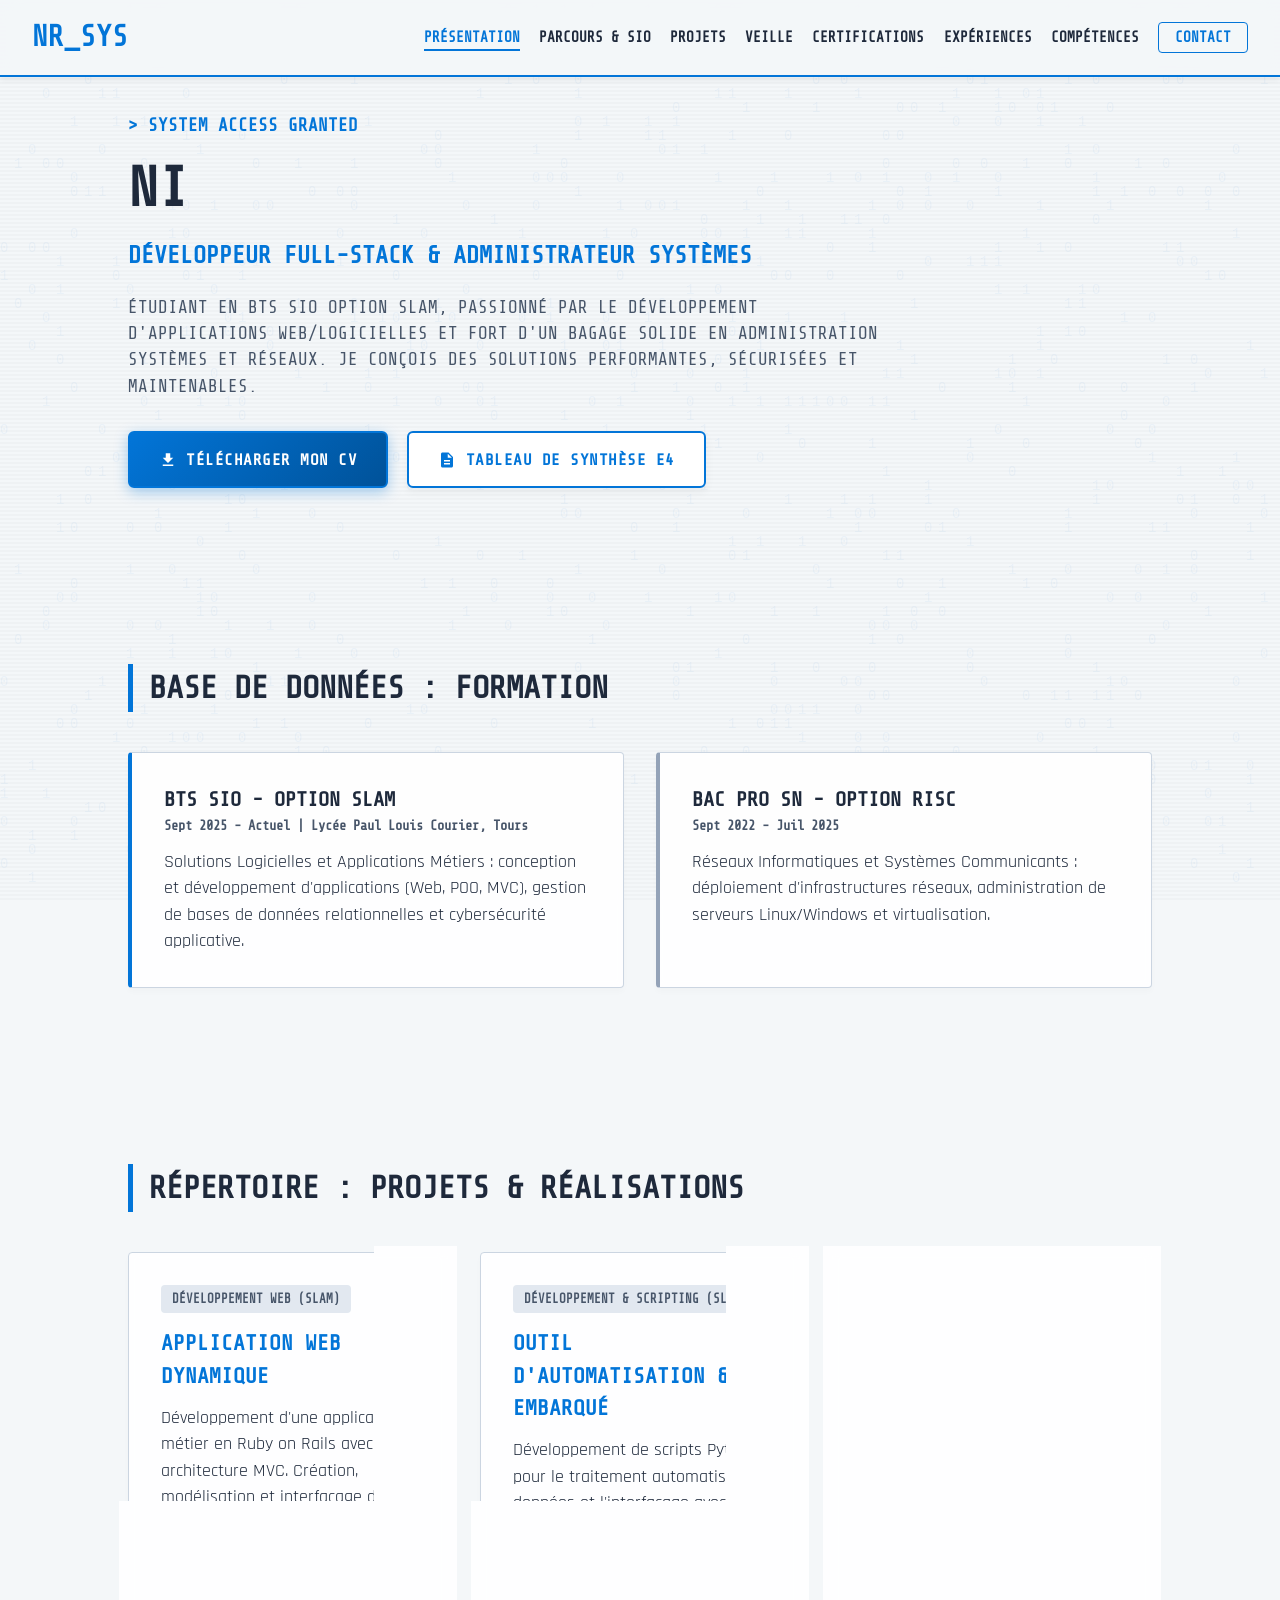
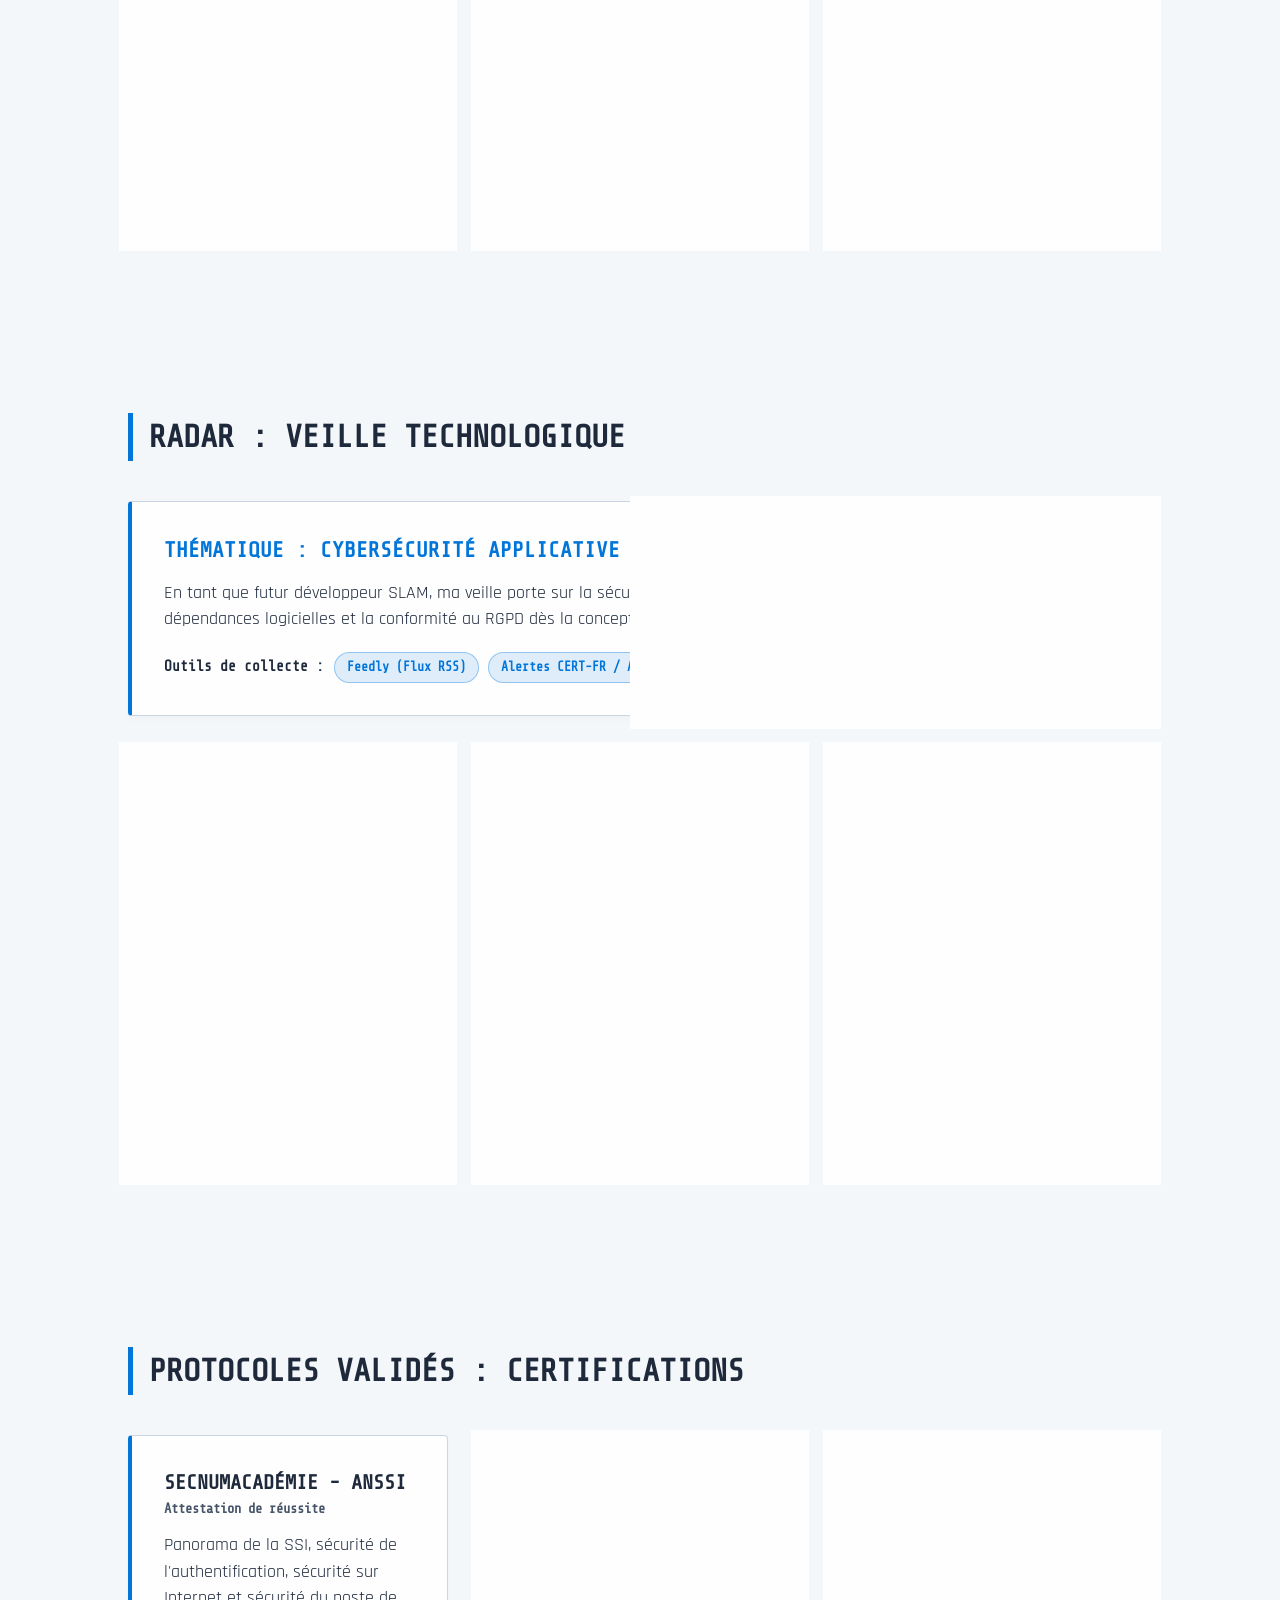
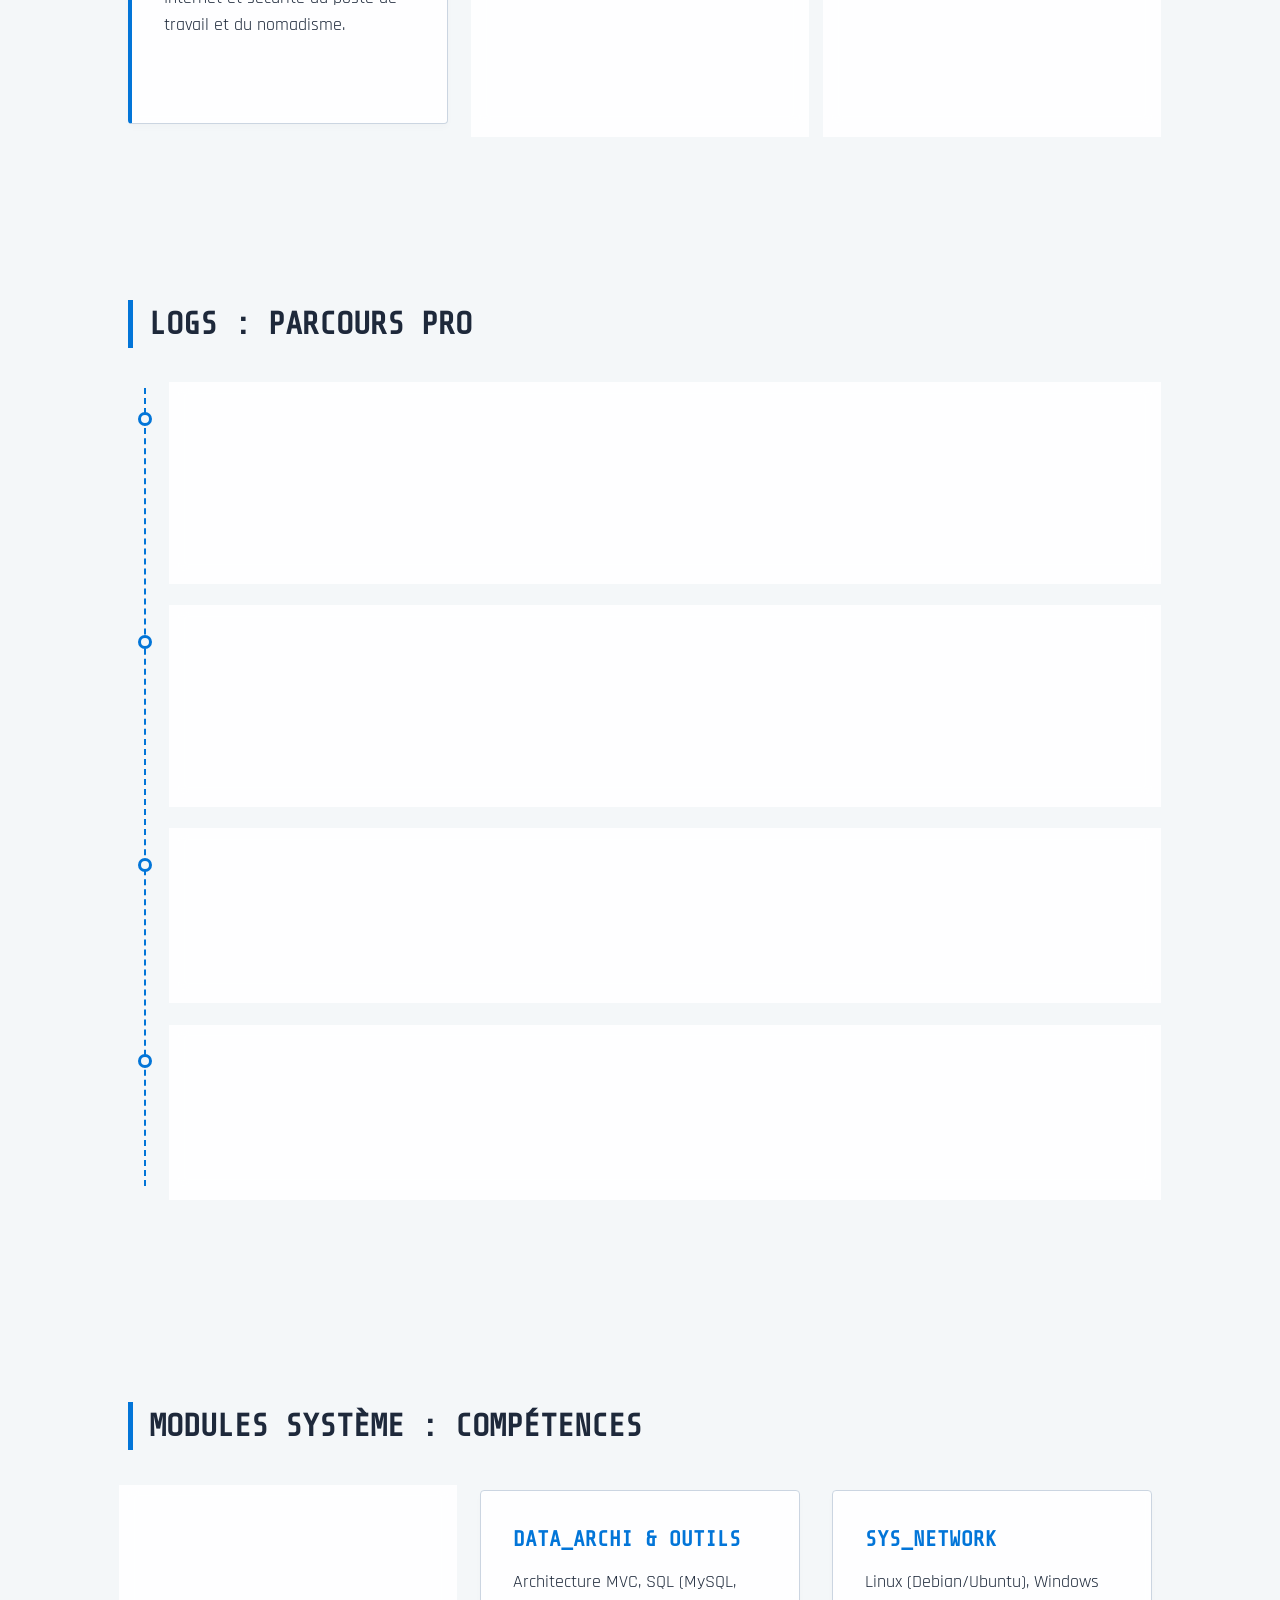
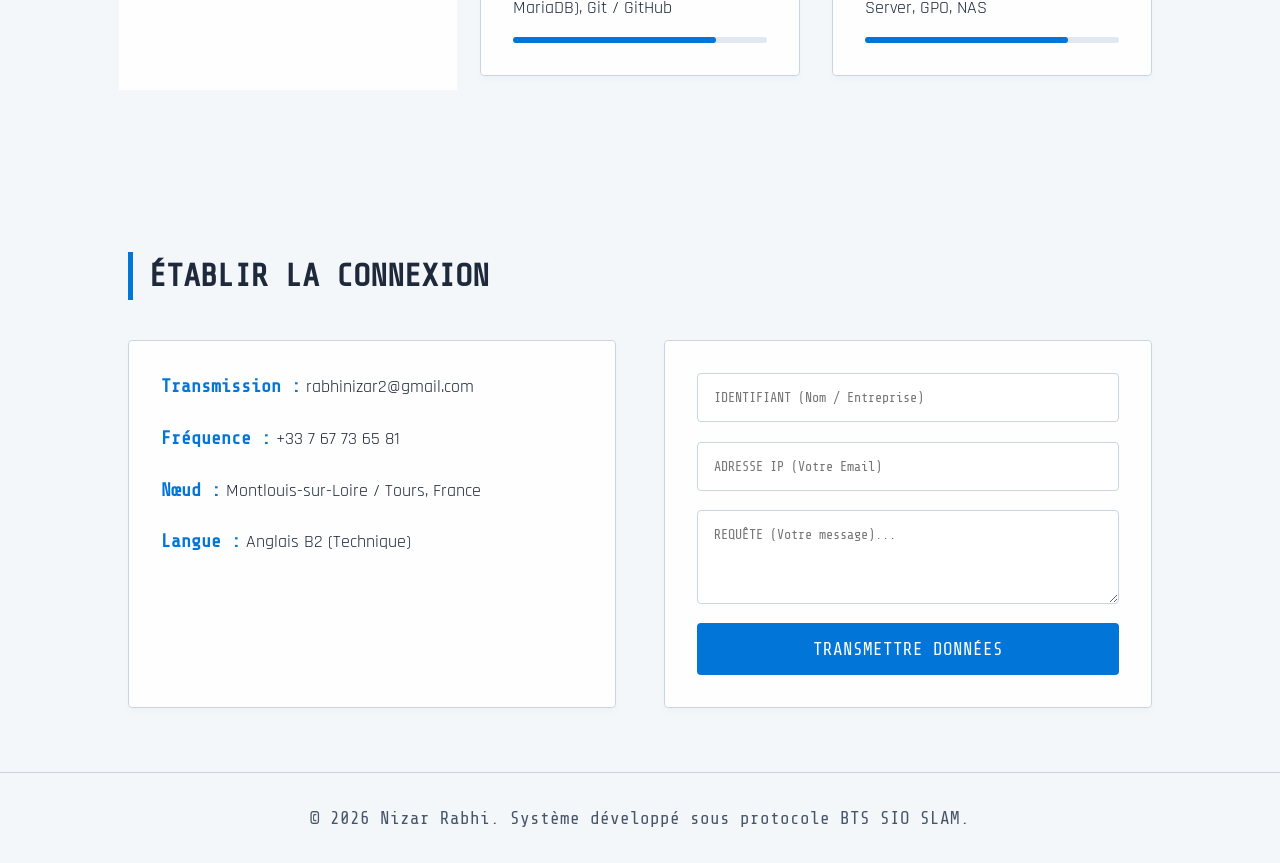
<file: index.html>
<!DOCTYPE html>
<html lang="fr">
<head>
    <meta charset="UTF-8">
    <meta name="viewport" content="width=device-width, initial-scale=1.0">
    <title>Nizar Rabhi - Digivers SLAM</title>
    <link rel="preconnect" href="https://fonts.googleapis.com">
    <link rel="preconnect" href="https://fonts.gstatic.com" crossorigin>
    <link href="https://fonts.googleapis.com/css2?family=Share+Tech+Mono&family=Rajdhani:wght@500;700&display=swap" rel="stylesheet">
    <link rel="stylesheet" href="style.css?v=4">

    <style>
        /* Conteneur des boutons principaux (CV & Tableau E4) */
        .hero-actions {
            display: flex;
            gap: 1.2rem;
            flex-wrap: wrap;
            margin-top: 2rem;
        }

        /* Design des gros boutons Cyber */
        .cyber-btn, .cyber-btn:visited {
            display: inline-flex;
            align-items: center;
            gap: 0.6rem;
            padding: 0.9rem 1.8rem;
            font-family: 'Share Tech Mono', monospace;
            font-size: 1rem;
            font-weight: bold;
            text-transform: uppercase;
            text-decoration: none !important;
            border-radius: 6px;
            transition: all 0.3s ease;
            cursor: pointer;
            letter-spacing: 0.5px;
        }

        .primary-btn, .primary-btn:visited {
            background: linear-gradient(135deg, #0275d8 0%, #005299 100%);
            color: #ffffff !important;
            border: 2px solid #0275d8;
            box-shadow: 0 4px 14px rgba(2, 117, 216, 0.35);
        }

        .primary-btn:hover {
            background: linear-gradient(135deg, #005299 0%, #013a6b 100%);
            transform: translateY(-3px);
            box-shadow: 0 8px 20px rgba(2, 117, 216, 0.5);
            color: #ffffff !important;
        }

        .secondary-btn, .secondary-btn:visited {
            background-color: #ffffff;
            color: #0275d8 !important;
            border: 2px solid #0275d8;
            box-shadow: 0 4px 10px rgba(0, 0, 0, 0.05);
        }

        .secondary-btn:hover {
            background-color: #0275d8;
            color: #ffffff !important;
            transform: translateY(-3px);
            box-shadow: 0 8px 20px rgba(2, 117, 216, 0.35);
        }

        .btn-icon {
            width: 18px;
            height: 18px;
            fill: currentColor;
        }

        /* Badges de catégories et technologies dans les cartes */
        .project-card {
            display: flex;
            flex-direction: column;
            justify-content: space-between;
        }

        .project-category {
            display: inline-block;
            font-family: 'Share Tech Mono', monospace;
            font-size: 0.78rem;
            color: #475569;
            background: #e2e8f0;
            padding: 0.3rem 0.7rem;
            border-radius: 4px;
            margin-bottom: 0.9rem;
            font-weight: bold;
        }

        .tech-tags {
            display: flex;
            flex-wrap: wrap;
            gap: 0.5rem;
            margin: 1.2rem 0;
        }

        .tag {
            display: inline-block;
            font-family: 'Share Tech Mono', monospace;
            font-size: 0.82rem;
            background: rgba(2, 117, 216, 0.12);
            color: #0275d8;
            padding: 0.3rem 0.75rem;
            border-radius: 20px;
            border: 1px solid rgba(2, 117, 216, 0.35);
            font-weight: bold;
        }

        /* Boutons d'action dans les cartes Projets & Veille */
        .project-links {
            display: flex;
            gap: 0.8rem;
            flex-wrap: wrap;
            margin-top: 1.2rem;
            padding-top: 1.2rem;
            border-top: 1px dashed #cbd5e1;
        }

        .project-btn, .project-btn:visited {
            display: inline-flex;
            align-items: center;
            gap: 0.4rem;
            text-decoration: none !important;
            font-family: 'Share Tech Mono', monospace;
            font-size: 0.85rem;
            color: #0275d8 !important;
            background-color: #f8fafc;
            border: 1.5px solid #0275d8;
            padding: 0.55rem 1.1rem;
            border-radius: 5px;
            font-weight: bold;
            transition: all 0.25s ease;
            margin-top: 1rem;
            box-shadow: 0 2px 5px rgba(2, 117, 216, 0.1);
        }

        .project-links .project-btn {
            margin-top: 0;
        }

        .project-btn:hover {
            background-color: #0275d8;
            color: #ffffff !important;
            transform: translateY(-2px);
            box-shadow: 0 5px 12px rgba(2, 117, 216, 0.3);
        }

        /* Section Veille & Timeline */
        .veille-intro { margin-bottom: 2rem; }
        .veille-tools { margin-top: 1.2rem; display: flex; align-items: center; flex-wrap: wrap; gap: 0.6rem; }
        .tool-label { font-family: 'Share Tech Mono', monospace; font-weight: bold; font-size: 0.9rem; color: #1e293b; }
        .subtitle-hero { margin-bottom: 1.2rem; font-size: clamp(1.1rem, 2.5vw, 1.5rem); color: #0275d8; }
        .cyan-glow { min-height: 4.5rem; height: auto !important; }
        .timeline-item { position: relative; margin-bottom: 2.5rem; overflow: visible !important; }
        .timeline-dot { left: -2.5rem !important; top: 1.5rem !important; z-index: 2; }
    </style>
</head>
<body>
    <!-- Écran de démarrage Borg OS -->
    <div id="boot-screen">
        <div class="system-text" id="boot-text">INITIALISATION BORG_OS...</div>
        <div class="progress-bar"><div class="progress"></div></div>
    </div>

    <!-- Pluie binaire et Scanlines -->
    <div class="scanlines"></div>
    <canvas id="digiverse-canvas"></canvas>

    <!-- Barre de navigation complète -->
    <header>
        <nav class="navbar">
            <div class="logo-element">NR_SYS</div>
            <ul class="nav-links" id="nav-links">
                <li><a href="#presentation" class="nav-item active-link hacker-text" data-value="PRÉSENTATION">PRÉSENTATION</a></li>
                <li><a href="#parcours-sio" class="nav-item hacker-text" data-value="PARCOURS & SIO">PARCOURS & SIO</a></li>
                <li><a href="#projets" class="nav-item hacker-text" data-value="PROJETS">PROJETS</a></li>
                <li><a href="#veille" class="nav-item hacker-text" data-value="VEILLE">VEILLE</a></li>
                <li><a href="#certifications" class="nav-item hacker-text" data-value="CERTIFICATIONS">CERTIFICATIONS</a></li>
                <li><a href="#experiences" class="nav-item hacker-text" data-value="EXPÉRIENCES">EXPÉRIENCES</a></li>
                <li><a href="#competences" class="nav-item hacker-text" data-value="COMPÉTENCES">COMPÉTENCES</a></li>
                <li><a href="#contact" class="nav-item contact-btn">CONTACT</a></li>
            </ul>
        </nav>
    </header>

    <main class="content-wrapper">
        <!-- PRÉSENTATION -->
        <section id="presentation" class="section hero">
            <div class="hero-content">
                <p class="system-alert">> SYSTEM ACCESS GRANTED</p>
                <h1 class="cyan-glow" id="typewriter"></h1>
                <h2 class="hacker-text subtitle-hero" data-value="Développeur Full-Stack & Administrateur Systèmes">Développeur Full-Stack & Administrateur Systèmes</h2>
                <div class="separator-cyan"></div>
                <p class="terminal-text">Étudiant en BTS SIO option SLAM, passionné par le développement d'applications web/logicielles et fort d'un bagage solide en administration systèmes et réseaux. Je conçois des solutions performantes, sécurisées et maintenables.</p>
                
                <div class="hero-actions">
                    <a href="cv-nizar-rabhi.pdf" target="_blank" class="cyber-btn primary-btn">
                        <svg class="btn-icon" viewBox="0 0 24 24"><path d="M19 9h-4V3H9v6H5l7 7 7-7zM5 18v2h14v-2H5z"/></svg>
                        TÉLÉCHARGER MON CV
                    </a>
                    <a href="tableau-synthese-e4.pdf" target="_blank" class="cyber-btn secondary-btn">
                        <svg class="btn-icon" viewBox="0 0 24 24"><path d="M14 2H6c-1.1 0-1.99.9-1.99 2L4 20c0 1.1.89 2 1.99 2H18c1.1 0 2-.9 2-2V8l-6-6zm2 16H8v-2h8v2zm0-4H8v-2h8v2zm-3-5V3.5L18.5 9H13z"/></svg>
                        TABLEAU DE SYNTHÈSE E4
                    </a>
                </div>
            </div>
        </section>

        <!-- PARCOURS & SIO -->
        <section id="parcours-sio" class="section">
            <h2 class="section-title">BASE DE DONNÉES : FORMATION</h2>
            <div class="card-grid">
                <div class="card cyber-card border-cyan">
                    <h3 class="hacker-text" data-value="BTS SIO - Option SLAM">BTS SIO - Option SLAM</h3>
                    <p class="date">Sept 2025 - Actuel | Lycée Paul Louis Courier, Tours</p>
                    <p>Solutions Logicielles et Applications Métiers : conception et développement d'applications (Web, POO, MVC), gestion de bases de données relationnelles et cybersécurité applicative.</p>
                </div>
                <div class="card cyber-card border-white">
                    <h3 class="hacker-text" data-value="Bac Pro SN - Option RISC">Bac Pro SN - Option RISC</h3>
                    <p class="date">Sept 2022 - Juil 2025</p>
                    <p>Réseaux Informatiques et Systèmes Communicants : déploiement d'infrastructures réseaux, administration de serveurs Linux/Windows et virtualisation.</p>
                </div>
            </div>
        </section>

        <!-- PROJETS -->
        <section id="projets" class="section">
            <h2 class="section-title">RÉPERTOIRE : PROJETS & RÉALISATIONS</h2>
            <div class="card-grid">
                <div class="card cyber-card project-card">
                    <div>
                        <span class="project-category">DÉVELOPPEMENT WEB (SLAM)</span>
                        <h3 class="cyan-text">Application Web Dynamique</h3>
                        <p>Développement d'une application métier en Ruby on Rails avec architecture MVC. Création, modélisation et interfaçage d'une base de données SQL sur serveur distant.</p>
                        <div class="tech-tags">
                            <span class="tag">Ruby on Rails</span>
                            <span class="tag">SQL / MariaDB</span>
                            <span class="tag">MVC</span>
                            <span class="tag">Git</span>
                        </div>
                    </div>
                    <div class="project-links">
                        <a href="#" target="_blank" class="project-btn">CODE SOURCE (GITHUB)</a>
                        <a href="#" target="_blank" class="project-btn">DOCUMENTATION</a>
                    </div>
                </div>

                <div class="card cyber-card project-card">
                    <div>
                        <span class="project-category">DÉVELOPPEMENT & SCRIPTING (SLAM)</span>
                        <h3 class="cyan-text">Outil d'Automatisation & Embarqué</h3>
                        <p>Développement de scripts Python pour le traitement automatisé de données et l'interfaçage avec des systèmes d'informatique embarquée (réalisé au Technicentre SNCF).</p>
                        <div class="tech-tags">
                            <span class="tag">Python</span>
                            <span class="tag">Scripting</span>
                            <span class="tag">Linux</span>
                        </div>
                    </div>
                    <div class="project-links">
                        <a href="#" target="_blank" class="project-btn">FICHE RÉALISATION</a>
                    </div>
                </div>

                <div class="card cyber-card project-card">
                    <div>
                        <span class="project-category">SYSTÈMES & SÉCURITÉ (SISR/SLAM)</span>
                        <h3 class="cyan-text">Déploiement Serveurs, GPO & NAS</h3>
                        <p>Mise en place d'une infrastructure hybride Windows Server 2019 / Linux. Configuration des stratégies de groupe (GPO), synchronisation de stockage NAS et réseau de secours.</p>
                        <div class="tech-tags">
                            <span class="tag">Windows Server 2019</span>
                            <span class="tag">Active Directory / GPO</span>
                            <span class="tag">NAS</span>
                            <span class="tag">Linux</span>
                        </div>
                    </div>
                    <div class="project-links">
                        <a href="#" target="_blank" class="project-btn">SCHÉMA RÉSEAU & DOC</a>
                    </div>
                </div>
            </div>
        </section>

        <!-- VEILLE TECHNOLOGIQUE -->
        <section id="veille" class="section">
            <h2 class="section-title">RADAR : VEILLE TECHNOLOGIQUE</h2>
            
            <div class="cyber-card border-cyan veille-intro">
                <h3 class="cyan-text">Thématique : Cybersécurité Applicative & Protection des Données (RGPD)</h3>
                <p>En tant que futur développeur SLAM, ma veille porte sur la sécurisation du code (OWASP Top 10), les vulnérabilités des dépendances logicielles et la conformité au RGPD dès la conception (<em>Privacy by Design</em>).</p>
                <div class="veille-tools">
                    <span class="tool-label">Outils de collecte :</span>
                    <span class="tag">Feedly (Flux RSS)</span>
                    <span class="tag">Alertes CERT-FR / ANSSI</span>
                    <span class="tag">Google Alerts</span>
                    <span class="tag">Daily.dev</span>
                </div>
            </div>

            <div class="card-grid">
                <div class="card cyber-card">
                    <p class="date">OCTOBRE 2026 | SOURCE : OWASP / CERT-FR</p>
                    <h3 class="cyan-text">Sécurité des API et Injections SQL</h3>
                    <p>Analyse des nouvelles recommandations sur la sécurisation des requêtes SQL via les ORM modernes (ActiveRecord, PDO) et la gestion des jetons d'authentification.</p>
                    <a href="https://www.cert.ssi.gouv.fr/" target="_blank" class="project-btn">CONSULTER LA SOURCE</a>
                </div>
                <div class="card cyber-card">
                    <p class="date">SEPTEMBRE 2026 | SOURCE : CNIL</p>
                    <h3 class="cyan-text">Guide RGPD pour les Équipes de Développement</h3>
                    <p>Mise à jour des bonnes pratiques de la CNIL concernant le chiffrement des mots de passe (hachage bcrypt/Argon2), la minimisation des données et la gestion des journaux (logs).</p>
                    <a href="https://www.cnil.fr/fr/guide-rgpd-du-developpeur" target="_blank" class="project-btn">CONSULTER LA SOURCE</a>
                </div>
                <div class="card cyber-card">
                    <p class="date">AOÛT 2026 | SOURCE : GITHUB SECURITY</p>
                    <h3 class="cyan-text">Vulnérabilités des Dépendances Open-Source</h3>
                    <p>Importance de l'audit automatisé des paquets (Gems Ruby, Composer PHP, pip Python) pour prévenir les attaques de type <em>Supply Chain</em> dans les projets web.</p>
                    <a href="https://github.com/security" target="_blank" class="project-btn">CONSULTER LA SOURCE</a>
                </div>
            </div>
        </section>

        <!-- CERTIFICATIONS (AVEC LES 3 CARTES : ANSSI, CNIL ET OPENCLASSROOMS) -->
        <section id="certifications" class="section">
            <h2 class="section-title">PROTOCOLES VALIDÉS : CERTIFICATIONS</h2>
            <div class="card-grid">
                <div class="card cyber-card border-cyan">
                    <h3 class="hacker-text" data-value="SecNumacadémie - ANSSI">SecNumacadémie - ANSSI</h3>
                    <p class="date">Attestation de réussite</p>
                    <p>Panorama de la SSI, sécurité de l'authentification, sécurité sur Internet et sécurité du poste de travail et du nomadisme.</p>
                </div>
                <div class="card cyber-card border-cyan">
                    <h3 class="hacker-text" data-value="Atelier RGPD - CNIL">Atelier RGPD - CNIL</h3>
                    <p class="date">Modules validés</p>
                    <p>Principes de la protection des données, responsabilités des acteurs et intégration de la sécurité des données personnelles dans les projets informatiques.</p>
                </div>
                <div class="card cyber-card border-cyan">
                    <h3 class="hacker-text" data-value="OpenClassrooms - IA">OpenClassrooms - IA</h3>
                    <p class="date">Certificat de réussite</p>
                    <p>Utilisez ChatGPT pour améliorer votre productivité : Prompt Engineering, optimisation de code, aide au débogage et automatisation de tâches techniques.</p>
                </div>
            </div>
        </section>

        <!-- EXPÉRIENCES -->
        <section id="experiences" class="section">
            <h2 class="section-title">LOGS : PARCOURS PRO</h2>
            <div class="timeline">
                <div class="timeline-item">
                    <div class="timeline-dot"></div>
                    <div class="cyber-card">
                        <h3 class="hacker-text" data-value="Développeur - stock2com">Développeur - stock2com</h3>
                        <p class="date">Mai 2025 - Juin 2025 | Tours</p>
                        <p>Programmation en Ruby, conception et déploiement de bases de données sur serveur distant, intégration web et travail en équipe de développement.</p>
                    </div>
                </div>
                <div class="timeline-item">
                    <div class="timeline-dot"></div>
                    <div class="cyber-card">
                        <h3 class="hacker-text" data-value="Tech Info - IUT TOURS NORD">Tech Info - IUT TOURS NORD</h3>
                        <p class="date">Nov 2024 - Déc 2024 | Tours</p>
                        <p>Administration de serveurs Windows 2019 et Linux, déploiement de stratégies de groupe (GPO), mise en place de réseaux de secours.</p>
                    </div>
                </div>
                <div class="timeline-item">
                    <div class="timeline-dot"></div>
                    <div class="cyber-card">
                        <h3 class="hacker-text" data-value="Tech Réseau - Com. Est Tourangeau">Tech Réseau - Com. Est Tourangeau</h3>
                        <p class="date">Jan 2024 - Fév 2024 | Montlouis-sur-Loire</p>
                        <p>Configuration et synchronisation de serveurs NAS, réalisation de schémas d'infrastructure réseau et maintenance du parc.</p>
                    </div>
                </div>
                <div class="timeline-item">
                    <div class="timeline-dot"></div>
                    <div class="cyber-card">
                        <h3 class="hacker-text" data-value="Tech Réseau - TECHNICENTRE SNCF">Tech Réseau - TECHNICENTRE SNCF</h3>
                        <p class="date">Juin 2023 - Juil 2023 | St-Pierre-des-Corps</p>
                        <p>Programmation Python et maintenance de systèmes d'informatique embarquée ferroviaire.</p>
                    </div>
                </div>
            </div>
        </section>

        <!-- COMPÉTENCES -->
        <section id="competences" class="section">
            <h2 class="section-title">MODULES SYSTÈME : COMPÉTENCES</h2>
            <div class="skills-container">
                <div class="skill-box cyber-card">
                    <h3 class="cyan-text">WEB_DEV & LOGICIEL</h3>
                    <p>HTML5/CSS3, JavaScript, PHP, Ruby on Rails, Python</p>
                    <div class="progress-bar-small"><div class="fill" style="width: 85%;"></div></div>
                </div>
                <div class="skill-box cyber-card">
                    <h3 class="cyan-text">DATA_ARCHI & OUTILS</h3>
                    <p>Architecture MVC, SQL (MySQL, MariaDB), Git / GitHub</p>
                    <div class="progress-bar-small"><div class="fill" style="width: 80%;"></div></div>
                </div>
                <div class="skill-box cyber-card">
                    <h3 class="cyan-text">SYS_NETWORK</h3>
                    <p>Linux (Debian/Ubuntu), Windows Server, GPO, NAS</p>
                    <div class="progress-bar-small"><div class="fill" style="width: 80%;"></div></div>
                </div>
            </div>
        </section>

        <!-- CONTACT -->
        <section id="contact" class="section">
            <h2 class="section-title">ÉTABLIR LA CONNEXION</h2>
            <div class="contact-wrapper">
                <div class="contact-info-panel cyber-card">
                    <p><span class="label">Transmission :</span> rabhinizar2@gmail.com</p>
                    <p><span class="label">Fréquence :</span> +33 7 67 73 65 81</p>
                    <p><span class="label">Nœud :</span> Montlouis-sur-Loire / Tours, France</p>
                    <p><span class="label">Langue :</span> Anglais B2 (Technique)</p>
                </div>
                
                <form id="contact-form" action="contact.php" method="POST" class="custom-form cyber-card">
                    <input type="text" name="name" placeholder="IDENTIFIANT (Nom / Entreprise)" required>
                    <input type="email" name="email" placeholder="ADRESSE IP (Votre Email)" required>
                    <textarea name="message" rows="4" placeholder="REQUÊTE (Votre message)..." required></textarea>
                    <button type="submit" class="submit-btn">TRANSMETTRE DONNÉES</button>
                </form>
            </div>
        </section>
    </main>

    <footer>
        <p>&copy; 2026 Nizar Rabhi. Système développé sous protocole BTS SIO SLAM.</p>
    </footer>
    <script src="script.js"></script>
</body>
</html>
</file>
<file: style.css>
:root {
    --bg-light: #f4f7f9; /* Fond clair technologique */
    --tech-blue: #0275d8; /* Bleu tech intense */
    --tech-blue-dim: rgba(2, 117, 216, 0.15);
    --text-dark: #1e293b; /* Texte principal sombre */
    --text-muted: #475569; /* Texte secondaire */
    --card-bg: rgba(255, 255, 255, 0.88); /* Cartes blanches translucides */
    --font-ui: 'Share Tech Mono', monospace;
    --font-body: 'Rajdhani', sans-serif;
}

* { margin: 0; padding: 0; box-sizing: border-box; }

body {
    background-color: var(--bg-light);
    color: var(--text-dark);
    font-family: var(--font-body);
    font-size: 1.1rem;
    line-height: 1.5;
    overflow-x: hidden;
}

html { scroll-behavior: smooth; }

/* CANVAS (Le Digivers version claire) et SCANLINES subtiles */
#digiverse-canvas {
    position: fixed;
    top: 0; left: 0; width: 100%; height: 100%;
    z-index: -2;
    opacity: 0.3;
}

.scanlines {
    position: fixed;
    top: 0; left: 0; width: 100%; height: 100%;
    background: linear-gradient(to bottom, rgba(255,255,255,0), rgba(255,255,255,0) 50%, rgba(0,0,0,0.02) 50%, rgba(0,0,0,0.02));
    background-size: 100% 4px;
    z-index: -1;
    pointer-events: none;
}

/* BOOT SCREEN */
#boot-screen {
    position: fixed;
    top: 0; left: 0; width: 100%; height: 100vh;
    background-color: var(--bg-light);
    display: flex;
    flex-direction: column;
    justify-content: center;
    align-items: center;
    z-index: 9999;
    font-family: var(--font-ui);
    color: var(--tech-blue);
    transition: opacity 0.5s ease;
}

.progress-bar { width: 300px; max-width: 80vw; height: 2px; background: #cbd5e1; margin-top: 20px; }
.progress { width: 0%; height: 100%; background: var(--tech-blue); box-shadow: 0 0 8px var(--tech-blue-dim); }

h1, h2, h3, .logo-element, .terminal-text { font-family: var(--font-ui); text-transform: uppercase; }

/* NAVBAR */
header {
    position: fixed;
    top: 0; width: 100%;
    background: rgba(244, 247, 249, 0.92);
    border-bottom: 2px solid var(--tech-blue);
    backdrop-filter: blur(10px);
    box-shadow: 0 4px 6px rgba(0,0,0,0.05);
    z-index: 1000;
}

.navbar {
    display: flex;
    justify-content: space-between;
    align-items: center;
    padding: 1rem 2rem;
    max-width: 1400px;
    margin: 0 auto;
    gap: 1rem;
}

.logo-element { font-size: 1.8rem; color: var(--tech-blue); font-weight: bold; }
.nav-links { list-style: none; display: flex; gap: 1.2rem; align-items: center; flex-wrap: wrap; }
.nav-links a { text-decoration: none; color: var(--text-dark); font-weight: bold; font-family: var(--font-ui); font-size: 0.9rem; transition: 0.3s; padding-bottom: 4px; }
.nav-links a:hover { color: var(--tech-blue); }
.active-link { color: var(--tech-blue) !important; border-bottom: 2px solid var(--tech-blue); }

.contact-btn {
    background: transparent;
    border: 1px solid var(--tech-blue);
    padding: 0.4rem 1rem !important;
    color: var(--tech-blue) !important;
    border-radius: 4px;
}
.contact-btn:hover, .contact-btn.active-link {
    background: var(--tech-blue);
    color: #fff !important;
    box-shadow: 0 4px 10px var(--tech-blue-dim);
}

/* BOUTON MENU BURGER (Mobile) */
.menu-toggle {
    display: none;
    flex-direction: column;
    justify-content: space-between;
    width: 28px;
    height: 20px;
    background: transparent;
    border: none;
    cursor: pointer;
}
.menu-toggle .bar {
    width: 100%;
    height: 3px;
    background-color: var(--tech-blue);
    transition: 0.3s;
    border-radius: 2px;
}

/* SECTIONS & HERO */
.content-wrapper { position: relative; z-index: 1; }
.section { padding: 7rem 10% 4rem; }

.section-title {
    color: var(--text-dark);
    font-size: 2rem;
    margin-bottom: 2.5rem;
    border-left: 5px solid var(--tech-blue);
    padding-left: 1rem;
}

.system-alert { color: var(--tech-blue); font-family: var(--font-ui); margin-bottom: 0.5rem; font-weight: bold; }
.cyan-glow {
    font-size: clamp(2.2rem, 5vw, 3.5rem);
    color: var(--text-dark);
    margin-bottom: 0.5rem;
    min-height: 4.5rem; /* Remplace height fixe pour éviter le chevauchement sur mobile */
}
.subtitle-hero { margin-bottom: 1.5rem; font-size: clamp(1.1rem, 2.5vw, 1.5rem); color: var(--tech-blue); }
.terminal-text { color: var(--text-muted); max-width: 750px; margin-bottom: 2rem; }

/* BOUTONS D'ACTION HERO (CV / E4) */
.hero-actions { display: flex; gap: 1rem; flex-wrap: wrap; }
.cyber-btn {
    text-decoration: none;
    font-family: var(--font-ui);
    padding: 0.8rem 1.4rem;
    border-radius: 4px;
    font-size: 0.95rem;
    transition: 0.3s;
    display: inline-block;
}
.primary-btn {
    background: var(--tech-blue);
    color: #fff;
    border: 1px solid var(--tech-blue);
}
.primary-btn:hover { background: #025aa5; box-shadow: 0 4px 12px var(--tech-blue-dim); transform: translateY(-2px); }
.secondary-btn {
    background: rgba(255, 255, 255, 0.8);
    color: var(--tech-blue);
    border: 1px solid var(--tech-blue);
}
.secondary-btn:hover { background: var(--tech-blue-dim); transform: translateY(-2px); }

/* CARTES CYBERNÉTIQUES CLAIRES */
.cyber-card {
    background: var(--card-bg);
    border: 1px solid #cbd5e1;
    padding: 2rem;
    backdrop-filter: blur(5px);
    transition: 0.3s;
    position: relative;
    overflow: hidden;
    box-shadow: 0 4px 6px rgba(0,0,0,0.02);
    border-radius: 4px;
}

.cyber-card::before {
    content: ''; position: absolute; top: 0; left: 0; width: 100%; height: 3px;
    background: linear-gradient(90deg, transparent, var(--tech-blue), transparent);
    transform: translateX(-100%); transition: 0.5s;
}
.cyber-card:hover::before { transform: translateX(100%); }
.cyber-card:hover { border-color: var(--tech-blue); box-shadow: 0 10px 20px var(--tech-blue-dim); transform: translateY(-5px); }

.border-cyan { border-left: 4px solid var(--tech-blue); }
.border-white { border-left: 4px solid #94a3b8; }

.card-grid, .skills-container { display: grid; grid-template-columns: repeat(auto-fit, minmax(290px, 1fr)); gap: 2rem; }
.cyan-text { color: var(--tech-blue); font-family: var(--font-ui); margin-bottom: 0.8rem; font-size: 1.35rem; }
.date { color: var(--text-muted); font-family: var(--font-ui); font-size: 0.85rem; margin-bottom: 0.8rem; font-weight: bold; }

/* PROJETS & TAGS TECH */
.project-card { display: flex; flex-direction: column; justify-content: space-between; }
.project-category {
    display: inline-block;
    font-family: var(--font-ui);
    font-size: 0.75rem;
    color: var(--text-muted);
    background: #e2e8f0;
    padding: 0.2rem 0.6rem;
    border-radius: 3px;
    margin-bottom: 0.8rem;
}
.tech-tags { display: flex; flex-wrap: wrap; gap: 0.5rem; margin: 1.2rem 0; }
.tag {
    font-family: var(--font-ui);
    font-size: 0.8rem;
    background: var(--tech-blue-dim);
    color: var(--tech-blue);
    padding: 0.25rem 0.6rem;
    border-radius: 3px;
    border: 1px solid rgba(2, 117, 216, 0.3);
}
.project-links { display: flex; gap: 1rem; flex-wrap: wrap; margin-top: 1rem; padding-top: 1rem; border-top: 1px dashed #cbd5e1; }
.project-btn {
    text-decoration: none;
    font-family: var(--font-ui);
    font-size: 0.85rem;
    color: var(--tech-blue);
    font-weight: bold;
    transition: 0.2s;
    display: inline-block;
    margin-top: 0.5rem;
}
.project-btn:hover { color: #025aa5; transform: translateX(4px); }

/* VEILLE TECHNOLOGIQUE */
.veille-intro { margin-bottom: 2rem; }
.veille-tools { margin-top: 1.2rem; display: flex; align-items: center; flex-wrap: wrap; gap: 0.6rem; }
.tool-label { font-family: var(--font-ui); font-weight: bold; font-size: 0.9rem; color: var(--text-dark); }

/* BARRES DE COMPÉTENCES */
.progress-bar-small { width: 100%; height: 6px; background: #e2e8f0; margin-top: 1rem; border-radius: 3px; }
.fill { height: 100%; background: var(--tech-blue); border-radius: 3px; }

/* TIMELINE CYBER (Corrigée pour afficher les ronds) */
.timeline { border-left: 2px dashed var(--tech-blue); padding-left: 2rem; margin-left: 1rem; }
.timeline-item { position: relative; margin-bottom: 2.5rem; }
.timeline-dot {
    position: absolute;
    left: -2.5rem; /* Bien aligné sur la bordure pointillée */
    top: 1.5rem;
    width: 14px;
    height: 14px;
    background: var(--bg-light);
    border: 3px solid var(--tech-blue);
    border-radius: 50%;
    z-index: 2;
}

/* FORMULAIRE DE CONTACT */
.contact-wrapper { display: grid; grid-template-columns: 1fr 1fr; gap: 3rem; }
.contact-info-panel .label { color: var(--tech-blue); font-family: var(--font-ui); font-weight: bold; }
.contact-info-panel p { font-size: 1.15rem; margin-bottom: 1.5rem; color: var(--text-dark); }
.contact-link { color: var(--text-dark); text-decoration: none; border-bottom: 1px dashed var(--tech-blue); transition: 0.2s; }
.contact-link:hover { color: var(--tech-blue); }

.custom-form { display: flex; flex-direction: column; gap: 1.2rem; }
.custom-form input, .custom-form textarea {
    width: 100%; padding: 1rem; background: #ffffff;
    border: 1px solid #cbd5e1; color: var(--text-dark); font-family: var(--font-ui);
    border-radius: 4px;
}
.custom-form input:focus, .custom-form textarea:focus { outline: none; border-color: var(--tech-blue); box-shadow: 0 0 0 3px var(--tech-blue-dim); }

.submit-btn {
    background: var(--tech-blue); color: #fff; border: none; border-radius: 4px;
    padding: 1rem; font-family: var(--font-ui); font-size: 1.1rem; cursor: pointer; transition: 0.3s;
}
.submit-btn:hover { background: #025aa5; box-shadow: 0 4px 10px var(--tech-blue-dim); }
.form-status { font-family: var(--font-ui); font-size: 0.9rem; color: var(--tech-blue); min-height: 1.2rem; }

footer { text-align: center; padding: 2rem; border-top: 1px solid #cbd5e1; font-family: var(--font-ui); color: var(--text-muted); }

/* RESPONSIVE DESIGN (Tablettes & Smartphones) */
@media (max-width: 992px) {
    .menu-toggle { display: flex; }
    .nav-links {
        display: none;
        flex-direction: column;
        width: 100%;
        background: rgba(244, 247, 249, 0.98);
        position: absolute;
        top: 100%;
        left: 0;
        padding: 1.5rem;
        border-bottom: 2px solid var(--tech-blue);
        box-shadow: 0 10px 15px rgba(0,0,0,0.08);
    }
    .nav-links.open { display: flex; }
    .section { padding: 6rem 6% 3rem; }
}

@media (max-width: 768px) {
    .contact-wrapper { grid-template-columns: 1fr; gap: 2rem; }
    .cyan-glow { min-height: 3rem; }
    .section-title { font-size: 1.6rem; }
}
</file>
